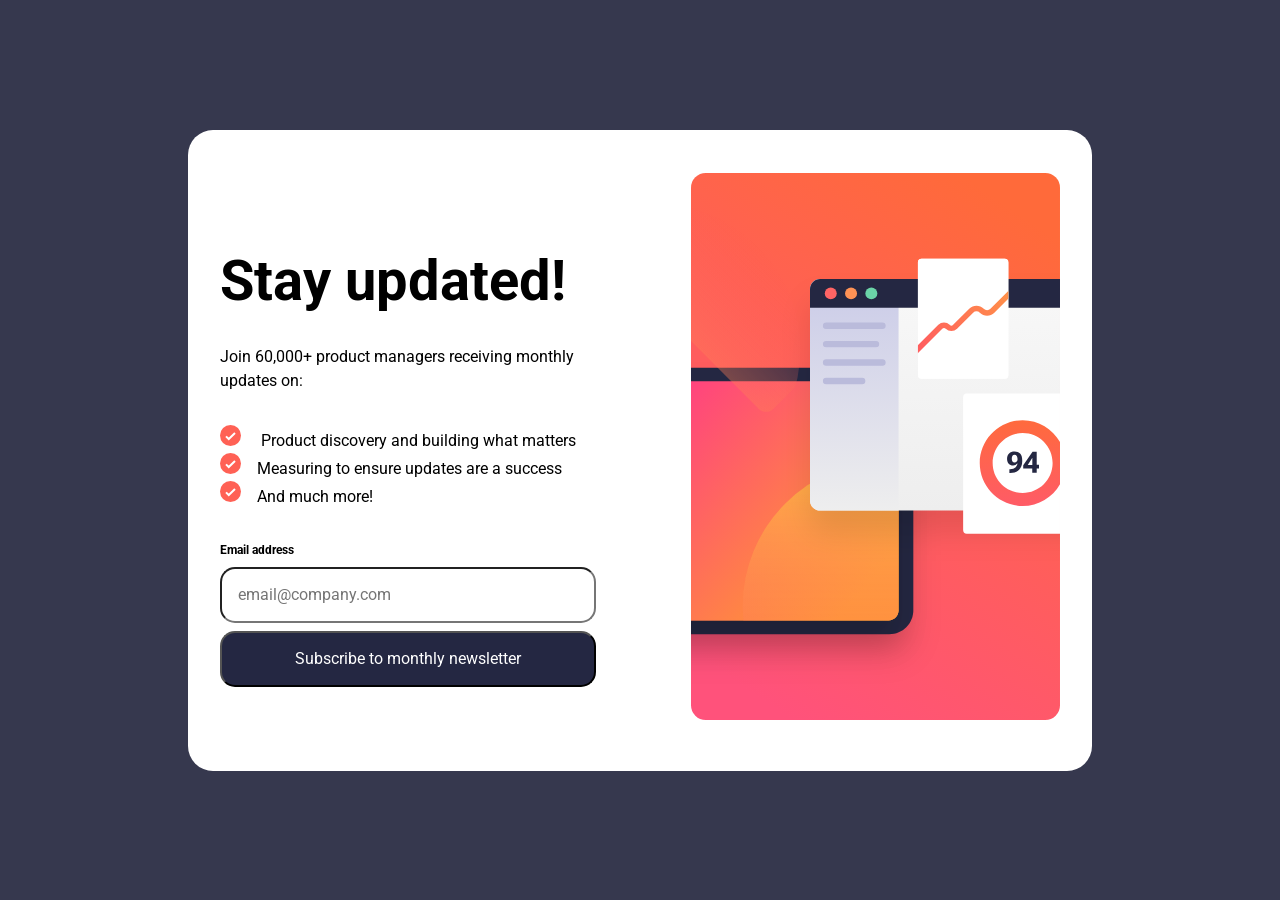
<file: index.html>
<!doctype html>
<html lang="en">
  <head>
    <meta charset="UTF-8" />
    <meta name="viewport" content="width=device-width, initial-scale=1.0" />
    <!-- displays site properly based on user's device -->

    <link
      rel="icon"
      type="image/png"
      sizes="32x32"
      href="./assets/images/favicon-32x32.png"
    />

    <link
      rel="preload"
      href="./fonts/Roboto/static/Roboto-Regular.ttf"
      as="font"
      type="font/ttf"
    />
    <link
      rel="preload"
      href="./fonts/Roboto/static/Roboto-Bold.ttf"
      as="font"
      type="font/ttf"
    />

    <link rel="stylesheet" href="reset.css" />
    <link rel="stylesheet" href="styles.css" />

    <title>Newsletter sign-up form with success message</title>
    <script src="./index.js" defer></script>
  </head>
 <!-- The mobile success body id is hidden on page load and only appears after form submission for mobiles --> 
  <body id="mobile__success__body">
    <main>
      <div class="card__container" id="card__container">
        <div class="card__contents">
          <h1 class="card__title">Stay updated!</h1>

          <p class="card__paragraph">
            Join 60,000+ product managers receiving monthly updates on:
          </p>

          <ul class="card__list">
            <li class="card__checklist">
              <img
                src="./assets/images/icon-list.svg"
                alt=""
                aria-hidden="true"
                class="icon"
              />
              Product discovery and building what matters
            </li>

            <li class="card__checklist">
              <img
                src="./assets/images/icon-list.svg"
                alt=""
                aria-hidden="true"
                class="icon"
              />Measuring to ensure updates are a success
            </li>

            <li class="card__checklist">
              <img
                src="./assets/images/icon-list.svg"
                alt=""
                aria-hidden="true"
                class="icon"
                height="1.313rem"
                width="1.313rem"
              />And much more!
            </li>
          </ul>
          <form id="form" novalidate>
            <div class="email__input__container">
              <label for="email__input" id="email__label">Email address</label>
              <span id="email_error" class="error_message"
                >Valid email required</span
              >
            </div>
            <input
              type="email"
              name="email"
              id="email__input"
              placeholder="email@company.com"
              required
            />

            <button type="submit" class="form__submit" id="form__submit__btn">
              Subscribe to monthly newsletter
            </button>
          </form>
        </div>
        <picture class="card__image__container">
          <source
            class="mobile_image"
            media="(max-width: 767px)"
            srcset="./assets/images/illustration-sign-up-mobile.svg"
          />
          <source
            class="tablet_image"
            media="(max-width: 1023px)"
            srcset="./assets/images/illustration-sign-up-tablet.svg"
          />
          <img
            src="./assets/images/illustration-sign-up-desktop.svg"
            alt="Sign Up Illustration"
            class="card__image"
          />
        </picture>
      </div>
      <div role="status" class="success__message" id="success__message__hidden">
        <div class="success__card__contents">
          <figure>
            <img
              src="./assets/images/icon-list.svg"
              alt="List icon"
              class="success__icon"
            />
          </figure>
          <h1 class="success__message__title">Thanks for subscribing!</h1>
          <p class="success__message__paragraph">
            A confirmation email has been sent to
            <strong>ash@loremcompany.com.</strong> Please open it and click the
            button inside to confirm your subscription.
          </p>
          <div id="dismiss__button">
            <button type="button" class="form__submit" id="dismiss__message">Dismiss message</button>
          </div>
        </div>
      </div>
    </main>
  </body>
</html>
</file>
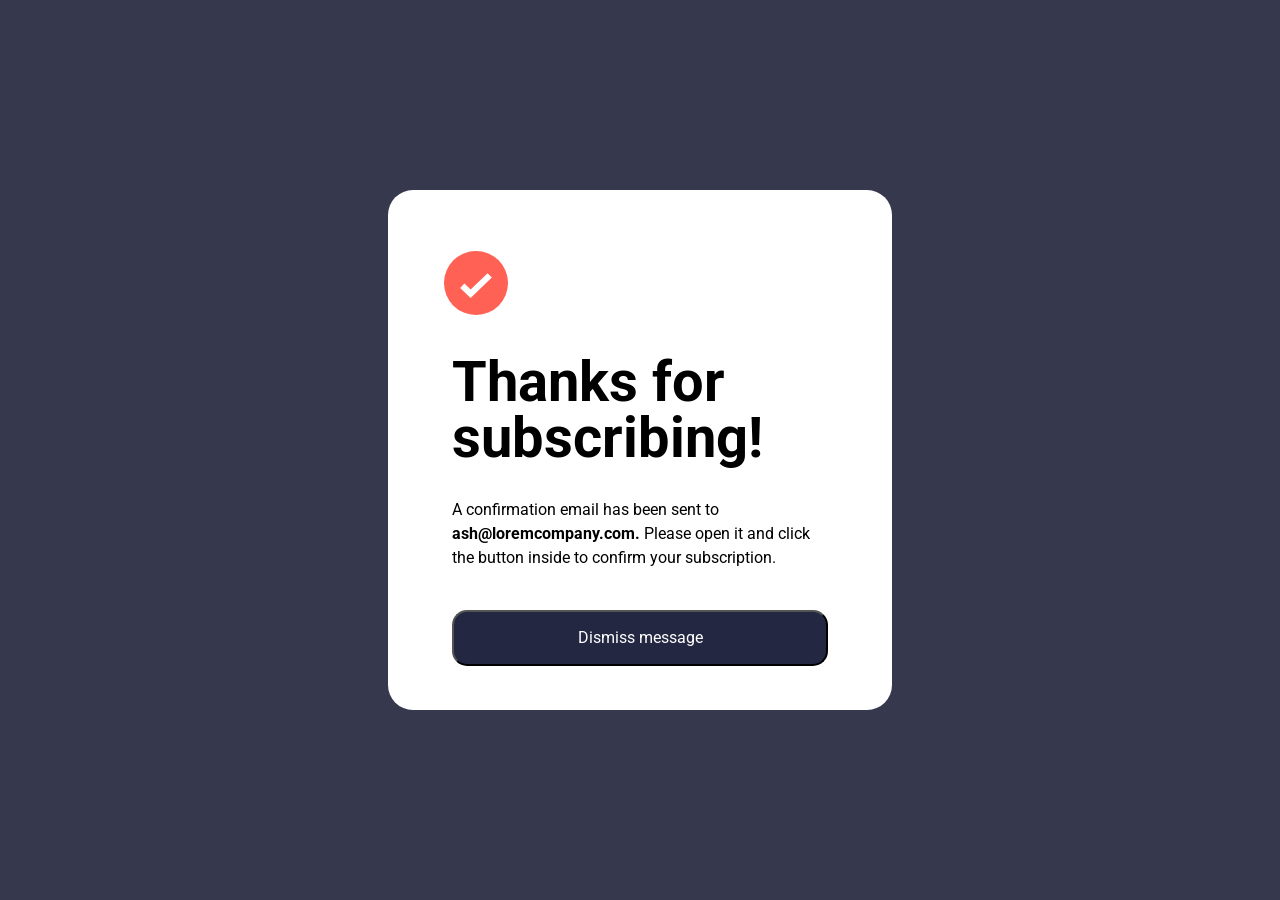
<file: success.html>
<!doctype html>
<!doctype html>
<html lang="en">
  <head>
    <meta charset="UTF-8" />
    <meta name="viewport" content="width=device-width, initial-scale=1.0" />
    <link
      rel="icon"
      type="image/png"
      sizes="32x32"
      href="./assets/images/favicon-32x32.png"
    />
    <link
      rel="preload"
      href="./fonts/Roboto/static/Roboto-Regular.ttf"
      as="font"
      type="font/ttf"
    />
    <link
      rel="preload"
      href="./fonts/Roboto/static/Roboto-Bold.ttf"
      as="font"
      type="font/ttf"
    />
    <link rel="stylesheet" href="reset.css" />
    <link rel="stylesheet" href="styles.css" />
  </head>
  <body>
    <main>
      <div role="status" class="success__message">
        <div class="success__card__contents">
          <figure>
            <img
              src="./assets/images/icon-list.svg"
              alt="List icon"
              class="success__icon"
            />
          </figure>
          <h1 class="success__message__title">Thanks for subscribing!</h1>
          <p class="success__message__paragraph">
            A confirmation email has been sent to <strong>ash@loremcompany.com.</strong> Please
            open it and click the button inside to confirm your subscription.
          </p>
          <button type="submit" class="form__submit">Dismiss message</button>
        </div>
      </div>
    </main>
  </body>
</html>
</file>
<file: styles.css>
@font-face {
  font-family: "Roboto";
  src: url(./fonts/Roboto/static/Roboto-Regular.ttf) format(truetype);
  font-display: swap;
  font-style: normal;
  font-weight: 400;
}

@font-face {
  font-family: "Roboto";
  src: url("./fonts/Roboto/static/Roboto-Bold.ttf") format(truetype);
  font-display: swap;
  font-style: normal;
  font-weight: 700;
}

:root {
  --primary-background-color: hsl(235, 18%, 26%);
  --card-background-color: hsl(0, 100%, 100%);
  --submit-button-color: hsl(234, 29%, 20%);
  --error-message-color: hsl(4, 100%, 67%);
  --input-error-background-color: hsla(0, 0%, 58%, 0.2);
}

body {
  margin: 0 auto;
  height: 100vh;
  display: flex;
  justify-content: center;
  align-items: center;
  font-size: 1rem;
  font-family: "Roboto", sans-serif;
  background-color: var(--primary-background-color);
}

.card__title {
  font-size: 3.5rem;
}

.card__paragraph {
  margin: 2rem 0;
}

.card__container {
  display: flex;
  flex-direction: row;
  align-items: center;
  margin: 3rem auto;
  background-color: var(--card-background-color);
  border-radius: 1.563rem;
  width: 56.5rem;
  height: 40.063rem;
}

.card__contents {
  margin-left: 2rem;
  margin-right: 2rem;
}

.card__list {
  list-style: none;
  padding: 0;
}

.card__checklist {
  font-size: 1rem;
  line-height: 1.5;
}

.icon {
  width: 1.313rem;
  height: 1.313rem;
  margin-right: 1rem;
}

.card__image__container {
  margin: 2rem;
}

.card__image {
  width: 100%;
}

#form {
  display: flex;
  flex-direction: column;
  align-items: flex-start;
  margin-top: 2rem;
}

.email__input__container {
  display: inline-flex;
  flex-direction: row;
  justify-content: space-evenly;
}

#email__label {
  font-size: 0.75rem;
  font-family: "Roboto";
  font-weight: 700;
  line-height: 1.5;
}

#email__input {
  width: 23.5rem;
  height: 3.5rem;
  border-radius: 0.938rem;
  text-align: left;
  padding-left: 1rem;
  margin-top: 0.5rem;
}

.form__submit {
  width: 23.5rem;
  height: 3.5rem;
  color: hsl(0, 100%, 100%);
  background-color: var(--submit-button-color);
  margin-top: 0.5rem;
  border-radius: 0.938rem;
  cursor: pointer;
}

.form__submit:active {
  background-image: linear-gradient(
    to right,
    hsl(15, 100%, 61%),
    hsl(346, 100%, 66%)
  );
}

#email_error {
  display: none;
  color: var(--error-message-color);
  font-size: 0.75rem;
  position: relative;
  left: 12rem;
}

#success__message__hidden {
  display: none;
}

.success__message {
  background-color: var(--card-background-color);
  display: flex;
  flex-direction: column;
  justify-content: center;
  align-items: center;
  text-align: left;
  width: 31.5rem;
  height: 32.5rem;
  border-radius: 1.563rem; 
}

.success__message__title {
  font-size: 3.5rem;
  line-height: 1;
  width: 23.5rem;
  height: 7rem;
  margin-top: 2rem;
}

.success__icon{
  width: 4rem;
  height: 4rem;
  position: relative;
  right: 3rem;
}

.success__card__contents {
  margin: 4rem;
}

.success__message__paragraph {
  line-height: 1.5;
  font-size: 1rem;
  margin: 2rem 0;
}

@media only screen and (min-width: 768px) and (max-width: 1023px) {
  body {
    display: flex;
    flex-direction: column;
    justify-content: center;
    align-items: center;
    height: 100%;
  }

  .card__title {
    margin-top: 0;
  }

  .card__image {
    margin-bottom: 0;
  }

  .card__container {
    display: flex;
    flex-direction: column-reverse;
    width: 33rem;
    height: 49.518rem;
    margin: 3rem auto;
  }

  .card__contents {
    margin: 0 auto;
  }
  .card__paragraph {
    margin: 0 auto;
    padding: 1.5rem 0;
  }

  .card__image__container {
    margin: auto 2rem;
  }

  #form {
    margin-top: 0;
    margin-bottom: 2.5rem;
  }

  #email__input {
    width: 100%;
  }

  .form__submit {
    width: 100%;
  }

  .tablet_image {
    width: 33rem;
  }

  #email_error {
    position: relative;
    left: 16rem;
  }
}

@media only screen and (min-width: 320px) and (max-width: 767px) {
  body {
    display: flex;
    flex-direction: column;
    justify-content: center;
    align-items: center;
  }

  .card__container {
    display: flex;
    flex-direction: column-reverse;
    width: 23.438rem;
    height: 49.875rem;
  }

  .card__title {
    margin-top: 2.5rem;
    width: 100%;
    font-size: 2.5rem;
  }

  .card__contents {
    margin: 0 auto;
    width: 20.438rem;
    font-size: 1rem;
  }
  .card__paragraph {
    margin: 1.5rem auto;
  }

  .card__image__container {
    margin: 0 auto;
    width: 100%;
  }

  .card__image {
    margin-bottom: 0;
  }

  .card__checklist {
    display: flex;
  }

  #form {
    width: 100%;
    margin-bottom: 1.5rem;
  }

  #email__input {
    width: 100%;
  }

  .form__submit {
    width: 100%;
    margin-top: 1.5rem;
  }

  #email_error {
    position: relative;
    left: 9rem;
  }

  .mobile__success__background {
    background-color: var(--card-background-color);
  }

  .success__message__title {
    font-size: 2.5rem;
  }

  .success__message__paragraph {
    margin-top: 0;
  }

  .success__card__contents {
    margin: 0 auto;
    text-align: left;
    width: 20.438rem;
  }
  #dismiss__button {
    margin-top: 15rem;
  }

  .mobile__dismiss__button {
    margin-top: 15rem;
  }
}
</file>
